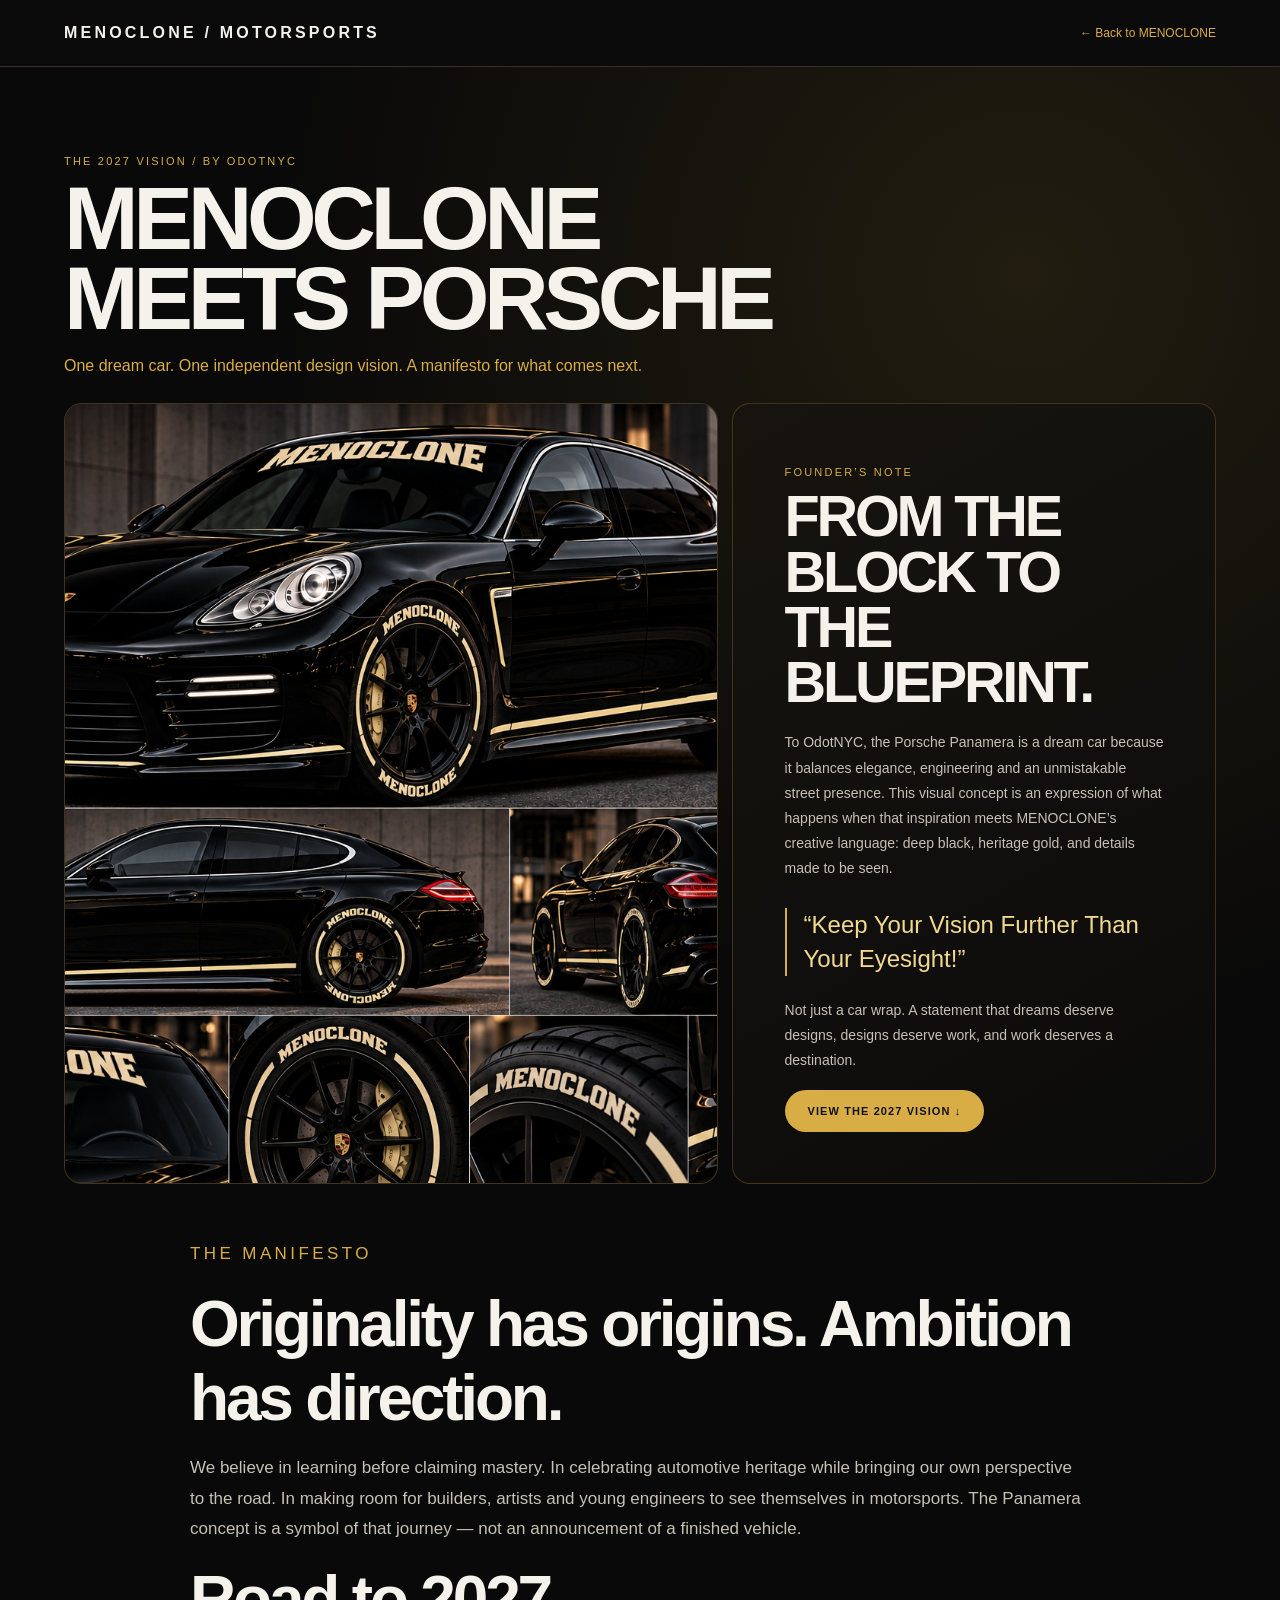
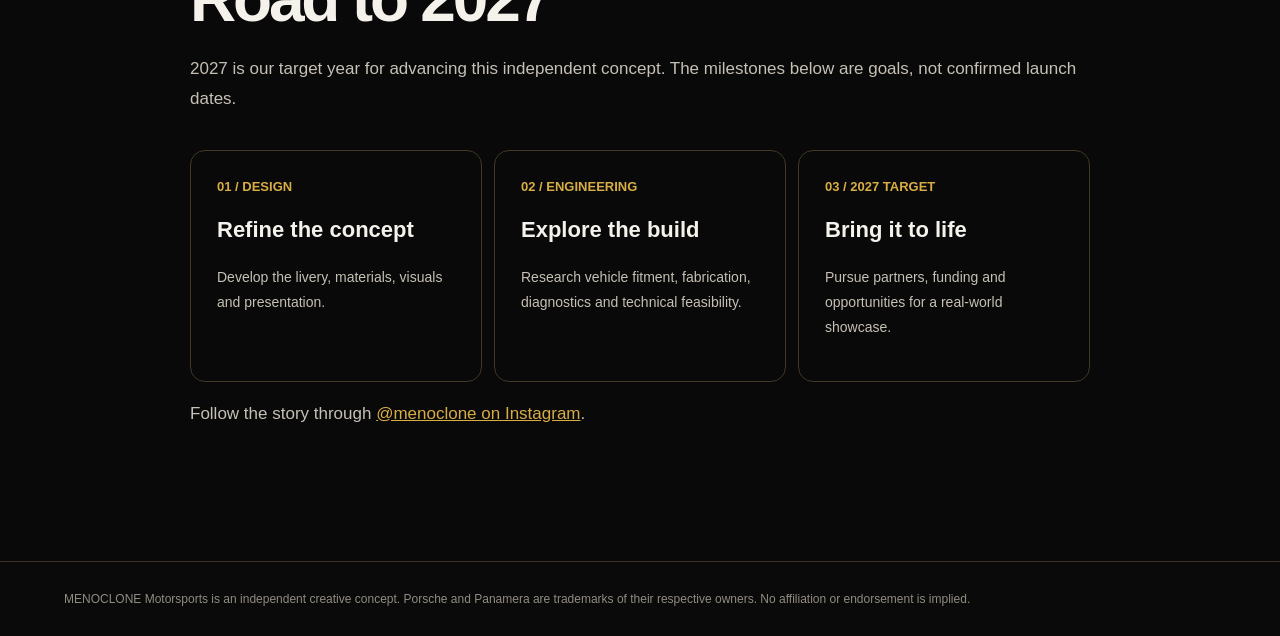
<file: menoclone-meets-porsche.html>
<!doctype html><html lang="en"><head><meta charset="utf-8"><meta name="viewport" content="width=device-width,initial-scale=1"><meta name="theme-color" content="#0a0a0a"><title>MENOCLONE Meets Porsche | 2027 Vision</title><meta name="description" content="OdotNYC's Porsche Panamera dream car, MENOCLONE Motorsports manifesto and 2027 project vision."><style>
/* MENOCLONE MEETS PORSCHE / 2027 */
.porsche-project{background:radial-gradient(circle at 80% 10%,rgba(216,173,69,.12),transparent 35%),#090909}
.porsche-project .section-heading p,.porsche-project .eyebrow{color:#d8ad45}
.porsche-project-grid{display:grid;grid-template-columns:1.15fr .85fr;gap:14px;align-items:stretch}
.porsche-project-photo{min-height:470px;overflow:hidden;border:1px solid rgba(216,173,69,.24);border-radius:18px;background:#101010}
.porsche-project-photo img{width:100%;height:100%;object-fit:cover;transition:transform .8s ease}
.porsche-project-photo:hover img{transform:scale(1.035)}
.porsche-project-copy{border:1px solid rgba(216,173,69,.24);border-radius:18px;padding:clamp(24px,4vw,58px);display:flex;flex-direction:column;justify-content:center;background:linear-gradient(150deg,#17140f,#0b0b0b)}
.porsche-project-copy h3{font-size:clamp(35px,4.5vw,70px);line-height:.96;letter-spacing:-.055em;text-transform:uppercase;margin:0 0 20px}
.porsche-project-copy p:not(.eyebrow){font-size:14px;line-height:1.8;color:#c6c0b5;margin:0 0 17px}
.porsche-project-copy blockquote{margin:10px 0 22px;padding-left:17px;border-left:2px solid #d8ad45;color:#f1d990;font-size:clamp(17px,2vw,24px);line-height:1.4}
.porsche-cta{display:inline-flex;align-self:flex-start;align-items:center;gap:12px;background:#d8ad45;color:#111;padding:15px 23px;border-radius:999px;text-transform:uppercase;font-size:11px;font-weight:800;letter-spacing:.1em;transition:transform .2s,background .2s}
.porsche-cta:hover{transform:translateY(-3px);background:#f1d990}
.porsche-project-note{margin-top:16px!important;font-size:11px!important;color:#948b7a!important}
@media(max-width:850px){.porsche-project-grid{grid-template-columns:1fr}.porsche-project-photo{min-height:0;aspect-ratio:1.45}.porsche-project-copy{padding:30px 22px}}
*{box-sizing:border-box}html{scroll-behavior:smooth}body{margin:0;background:#0a0a0a;color:#f5f2ec;font-family:Arial,sans-serif}a{color:inherit;text-decoration:none}.top{display:flex;align-items:center;justify-content:space-between;gap:20px;padding:24px clamp(20px,5vw,80px);border-bottom:1px solid #393128}.top strong{letter-spacing:.2em}.top a{font-size:12px;color:#d8ad45}.section{padding:clamp(40px,6vw,90px) clamp(20px,5vw,80px)}.eyebrow{font-size:11px;text-transform:uppercase;letter-spacing:.2em}.section-heading{margin-bottom:28px}.section-heading h1{font-size:clamp(42px,7vw,110px);line-height:.9;letter-spacing:-.06em;margin:10px 0 18px}.section-heading>p{color:#b6afa2}.manifesto{max-width:900px;margin:55px auto}.manifesto h2{font-size:clamp(32px,5vw,64px);letter-spacing:-.05em;margin:0 0 18px}.manifesto p{font-size:17px;line-height:1.8;color:#c6c0b5}.milestones{display:grid;grid-template-columns:repeat(3,1fr);gap:12px;margin-top:35px}.milestones article{padding:26px;border:1px solid #433726;border-radius:15px}.milestones strong{color:#d8ad45;font-size:13px}.milestones h3{font-size:22px}.milestones p{font-size:14px}.disclaimer{font-size:12px;color:#918c81;padding:30px clamp(20px,5vw,80px);border-top:1px solid #393128}@media(max-width:750px){.milestones{grid-template-columns:1fr}}@media(prefers-reduced-motion:reduce){*{scroll-behavior:auto!important;transition:none!important}}</style></head><body><header class="top"><strong>MENOCLONE / MOTORSPORTS</strong><a href="index.html#menoclone-meets-porsche">← Back to MENOCLONE</a></header><main><section class="section porsche-project"><div class="section-heading"><p class="eyebrow">The 2027 vision / by OdotNYC</p><h1>MENOCLONE<br>MEETS PORSCHE</h1><p>One dream car. One independent design vision. A manifesto for what comes next.</p></div><div class="porsche-project-grid"><div class="porsche-project-photo"><img src="menoclone-porsche-showcase.png" alt="Black Porsche Panamera MENOCLONE wrap concept with gold accents"></div><div class="porsche-project-copy"><p class="eyebrow">Founder’s note</p><h3>From the block to the blueprint.</h3><p>To OdotNYC, the Porsche Panamera is a dream car because it balances elegance, engineering and an unmistakable street presence. This visual concept is an expression of what happens when that inspiration meets MENOCLONE’s creative language: deep black, heritage gold, and details made to be seen.</p><blockquote>“Keep Your Vision Further Than Your Eyesight!”</blockquote><p>Not just a car wrap. A statement that dreams deserve designs, designs deserve work, and work deserves a destination.</p><a class="porsche-cta" href="#roadmap">View the 2027 Vision ↓</a></div></div><div class="manifesto" id="roadmap"><p class="eyebrow">The manifesto</p><h2>Originality has origins. Ambition has direction.</h2><p>We believe in learning before claiming mastery. In celebrating automotive heritage while bringing our own perspective to the road. In making room for builders, artists and young engineers to see themselves in motorsports. The Panamera concept is a symbol of that journey — not an announcement of a finished vehicle.</p><h2>Road to 2027</h2><p>2027 is our target year for advancing this independent concept. The milestones below are goals, not confirmed launch dates.</p><div class="milestones"><article><strong>01 / DESIGN</strong><h3>Refine the concept</h3><p>Develop the livery, materials, visuals and presentation.</p></article><article><strong>02 / ENGINEERING</strong><h3>Explore the build</h3><p>Research vehicle fitment, fabrication, diagnostics and technical feasibility.</p></article><article><strong>03 / 2027 TARGET</strong><h3>Bring it to life</h3><p>Pursue partners, funding and opportunities for a real-world showcase.</p></article></div><p>Follow the story through <a style="color:#d8ad45;text-decoration:underline" href="https://www.instagram.com/menoclone/" target="_blank" rel="noopener noreferrer">@menoclone on Instagram</a>.</p></div></section></main><footer class="disclaimer">MENOCLONE Motorsports is an independent creative concept. Porsche and Panamera are trademarks of their respective owners. No affiliation or endorsement is implied.</footer></body></html>
</file>
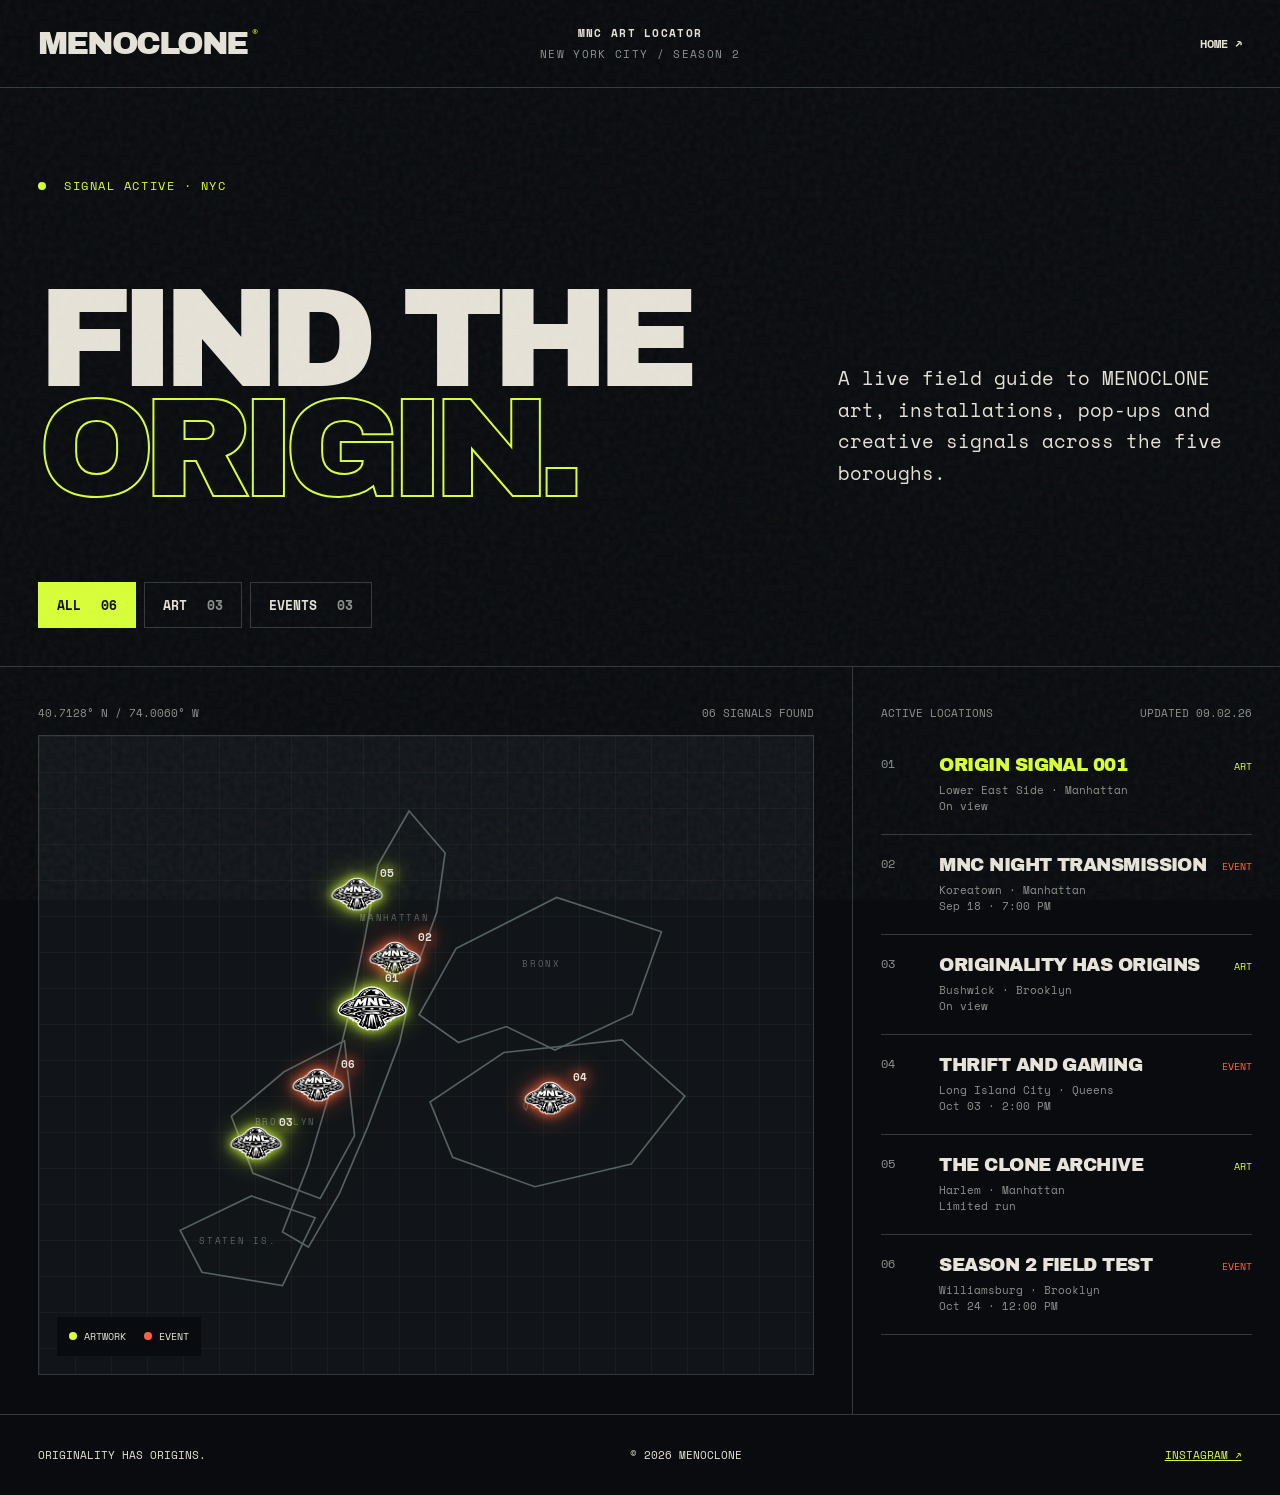
<file: mnclocate.html>
<!doctype html>
<html lang="en">
<head>
  <meta charset="UTF-8" />
  <meta name="viewport" content="width=device-width, initial-scale=1.0" />
  <meta name="theme-color" content="#090b0e" />
  <meta name="description" content="Track MENOCLONE artwork, installations and events across New York City." />
  <title>MENOCLONE — Art Locator NYC</title>
  <link rel="preconnect" href="https://fonts.googleapis.com">
  <link rel="preconnect" href="https://fonts.gstatic.com" crossorigin>
  <link href="https://fonts.googleapis.com/css2?family=Archivo+Black&family=Space+Mono:wght@400;700&display=swap" rel="stylesheet">
  <link rel="stylesheet" href="styles.css" />
  <link rel="stylesheet" href="markers.css" />
</head>
<body>
  <div class="grain"></div>
  <header>
    <a class="brand" href="#" aria-label="MENOCLONE home">MENOCLONE<span>®</span></a>
    <div class="header-copy"><b>MNC ART LOCATOR</b><span>NEW YORK CITY / SEASON 2</span></div>
    <a class="menu" href="https://www.menoclone.com" aria-label="Return to the MENOCLONE home page" style="text-decoration:none">HOME ↗</a>
  </header>

  <main>
    <section class="intro">
      <p class="eyebrow"><span class="pulse"></span> SIGNAL ACTIVE · NYC</p>
      <h1>FIND THE<br><i>ORIGIN.</i></h1>
      <p class="lede">A live field guide to MENOCLONE art, installations, pop-ups and creative signals across the five boroughs.</p>
      <div class="filters" role="group" aria-label="Filter locations">
        <button class="filter active" data-filter="all">ALL <span>06</span></button>
        <button class="filter" data-filter="art">ART <span>03</span></button>
        <button class="filter" data-filter="event">EVENTS <span>03</span></button>
      </div>
    </section>

    <section class="locator" aria-label="NYC art and event locator">
      <div class="map-shell">
        <div class="map-meta"><span>40.7128° N / 74.0060° W</span><span id="resultCount">06 SIGNALS FOUND</span></div>
        <div class="map" id="map">
          <svg class="boroughs" viewBox="0 0 700 700" aria-label="Stylized map of New York City" role="img">
            <g fill="none" stroke="currentColor" stroke-width="2">
              <path d="M330 74 L373 124 363 195 337 266 319 349 281 450 247 530 210 594 179 576 210 496 235 411 258 317 277 227 293 138Z" />
              <path d="M386 238 L506 177 631 218 596 316 504 359 446 331 389 350 342 317Z" />
              <path d="M443 362 L584 347 659 414 595 495 480 522 382 487 355 421Z" />
              <path d="M181 385 L253 348 265 461 224 536 144 506 118 438Z" />
              <path d="M142 533 L218 559 179 640 83 624 57 574Z" />
            </g>
            <g class="labels"><text x="272" y="205">MANHATTAN</text><text x="465" y="260">BRONX</text><text x="466" y="429">QUEENS</text><text x="146" y="448">BROOKLYN</text><text x="80" y="590">STATEN IS.</text></g>
          </svg>
          <div class="grid-lines"></div>
          <div id="markers"></div>
          <div class="map-key"><span><i class="dot art"></i>ARTWORK</span><span><i class="dot event"></i>EVENT</span></div>
        </div>
      </div>
      <aside class="list-panel">
        <div class="list-title"><span>ACTIVE LOCATIONS</span><span>UPDATED 09.02.26</span></div>
        <div id="locationList"></div>
      </aside>
    </section>
  </main>

  <footer><span>ORIGINALITY HAS ORIGINS.</span><span>© 2026 MENOCLONE</span><a href="https://www.instagram.com/menoclone" target="_blank" rel="noreferrer">INSTAGRAM ↗</a></footer>

  <dialog id="detailDialog"><button class="close" aria-label="Close">×</button><div id="detailContent"></div></dialog>
  <script src="app.js"></script>
</body>
</html>
</file>
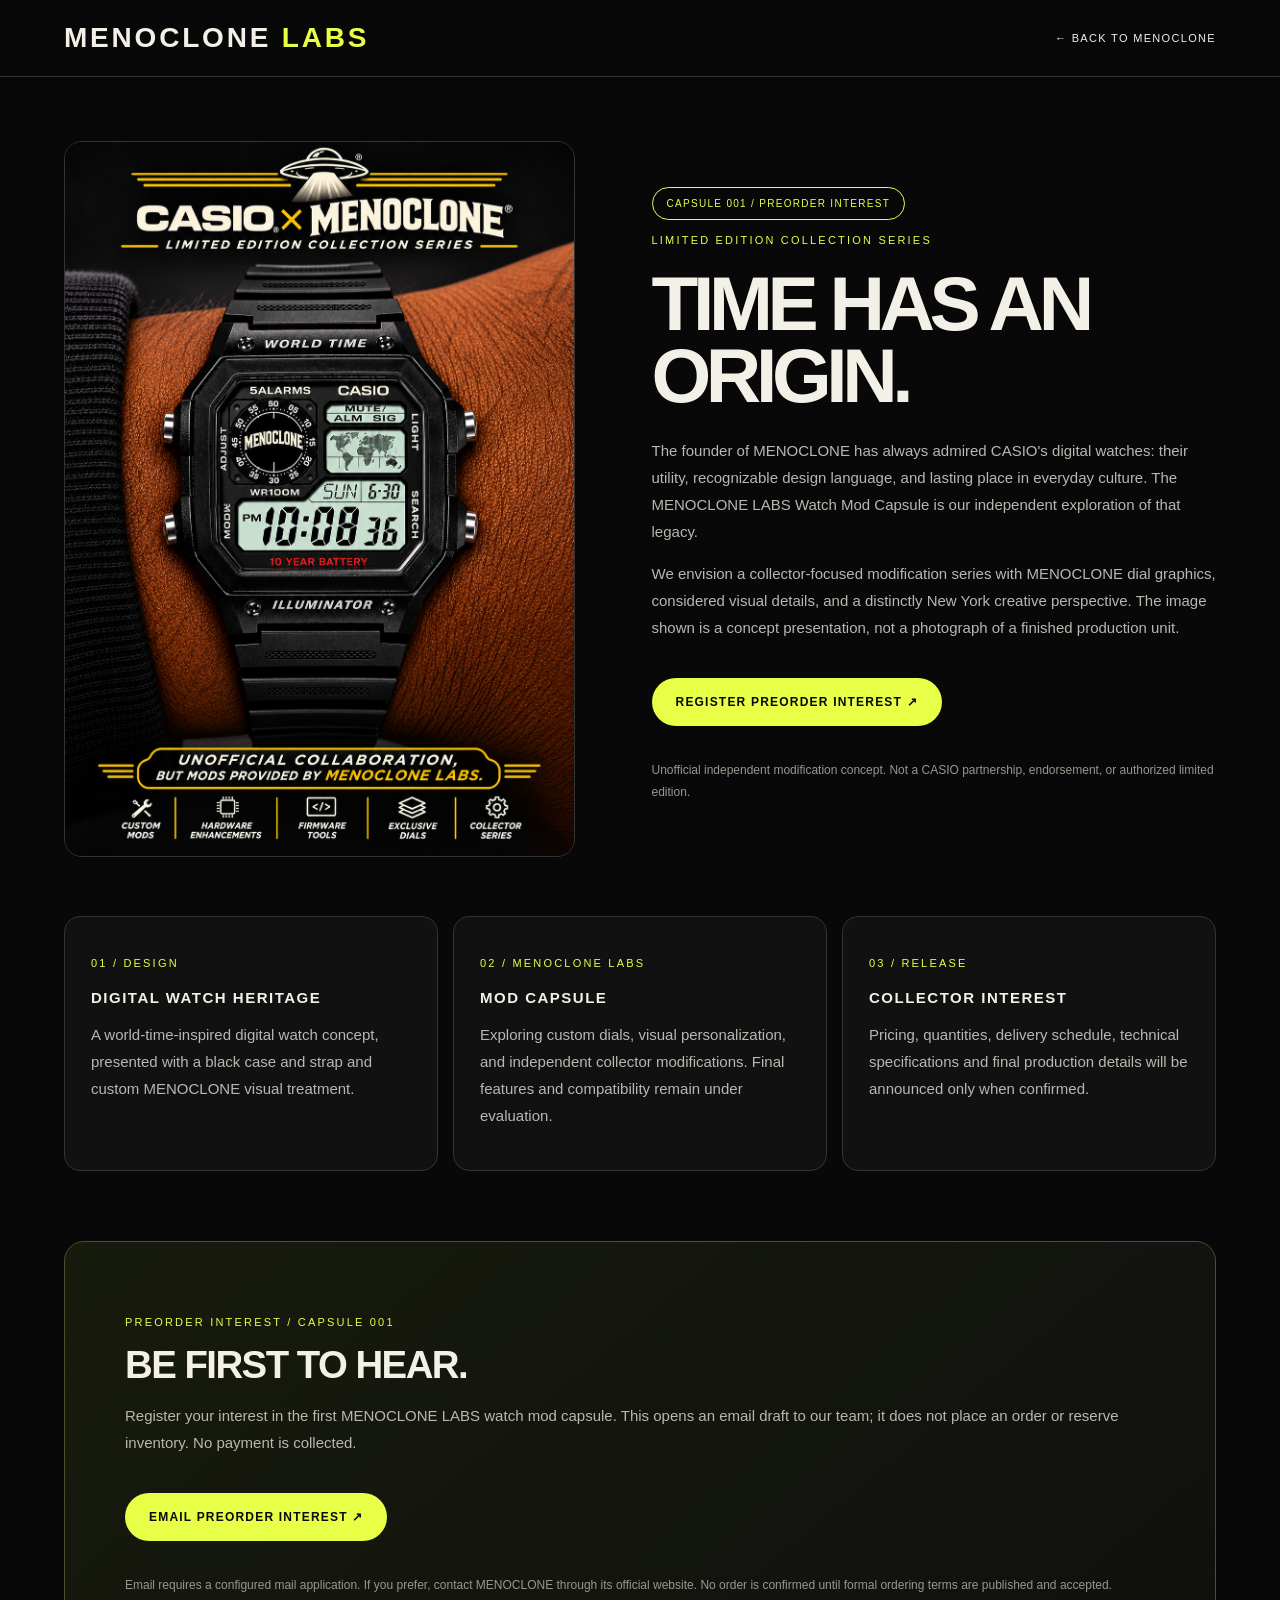
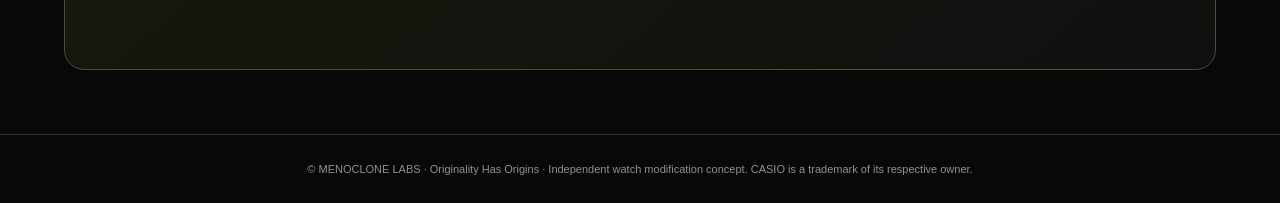
<file: watch-mod-capsule.html>
<!doctype html><html lang="en"><head><meta charset="utf-8"><meta name="viewport" content="width=device-width,initial-scale=1"><meta name="theme-color" content="#080808"><meta name="description" content="MENOCLONE LABS independent digital watch modification capsule. Explore the concept and register preorder interest."><title>Watch Mod Capsule 001 | MENOCLONE LABS</title><style>*{box-sizing:border-box}html{scroll-behavior:smooth}body{margin:0;background:#080808;color:#f3f0e8;font-family:Arial,Helvetica,sans-serif}a{color:inherit;text-decoration:none}header{display:flex;align-items:center;justify-content:space-between;padding:22px clamp(20px,5vw,70px);border-bottom:1px solid #333;gap:20px}.brand{font-weight:900;font-size:clamp(17px,2.3vw,28px);letter-spacing:.1em}.brand span{color:#e8ff47}header a:last-child{font-size:11px;text-transform:uppercase;letter-spacing:.12em}.wrap{max-width:1380px;margin:auto;padding:clamp(30px,5vw,80px) clamp(20px,5vw,70px)}.hero{display:grid;grid-template-columns:minmax(0,.95fr) minmax(0,1.05fr);align-items:center;gap:clamp(25px,6vw,90px)}.poster{width:100%;border-radius:18px;border:1px solid #333}.eyebrow{color:#e8ff47;font-size:11px;letter-spacing:.2em;text-transform:uppercase}h1{font-size:clamp(42px,6vw,100px);line-height:.94;letter-spacing:-.07em;text-transform:uppercase;margin:16px 0 26px}h2{font-size:clamp(28px,3vw,46px);letter-spacing:-.04em;text-transform:uppercase}p{font-size:15px;color:#b8b8b1;line-height:1.8}.pill{display:inline-block;padding:10px 14px;border:1px solid #e8ff47;border-radius:50px;color:#e8ff47;font-size:10px;text-transform:uppercase;letter-spacing:.13em}.btn{display:inline-block;padding:17px 24px;background:#e8ff47;color:#090909;border-radius:50px;font-size:12px;font-weight:800;letter-spacing:.1em;text-transform:uppercase;margin:22px 0}.fine{font-size:12px;color:#97978e}.details{display:grid;grid-template-columns:repeat(3,minmax(0,1fr));gap:15px;margin-top:55px}.card{border:1px solid #333;border-radius:16px;padding:26px;background:#111}.card h3{font-size:15px;text-transform:uppercase;letter-spacing:.1em}.register{margin-top:70px;padding:clamp(26px,5vw,60px);border-radius:20px;border:1px solid #4a5031;background:linear-gradient(140deg,#171b0c,#101010)}.register h2{margin:0 0 12px}footer{border-top:1px solid #333;padding:28px;text-align:center;color:#92928a;font-size:11px} @media(max-width:820px){.hero,.details{grid-template-columns:1fr}.poster{max-width:620px}header{align-items:flex-start}}@media(prefers-reduced-motion:reduce){html{scroll-behavior:auto}}</style></head><body><header><a class="brand" href="index.html">MENOCLONE <span>LABS</span></a><a href="index.html#menoclone-watch-capsule">← Back to MENOCLONE</a></header><main class="wrap"><div class="hero"><div><img class="poster" src="menoclone-watch-mod-poster.png" alt="MENOCLONE LABS unofficial CASIO digital watch modification concept featuring a black world time watch"></div><div><span class="pill">Capsule 001 / Preorder Interest</span><p class="eyebrow">Limited Edition Collection Series</p><h1>TIME HAS AN ORIGIN.</h1><p>The founder of MENOCLONE has always admired CASIO's digital watches: their utility, recognizable design language, and lasting place in everyday culture. The MENOCLONE LABS Watch Mod Capsule is our independent exploration of that legacy.</p><p>We envision a collector-focused modification series with MENOCLONE dial graphics, considered visual details, and a distinctly New York creative perspective. The image shown is a concept presentation, not a photograph of a finished production unit.</p><a class="btn" href="#preorder">Register Preorder Interest ↗</a><p class="fine">Unofficial independent modification concept. Not a CASIO partnership, endorsement, or authorized limited edition.</p></div></div><div class="details"><article class="card"><p class="eyebrow">01 / Design</p><h3>Digital Watch Heritage</h3><p>A world-time-inspired digital watch concept, presented with a black case and strap and custom MENOCLONE visual treatment.</p></article><article class="card"><p class="eyebrow">02 / MENOCLONE LABS</p><h3>Mod Capsule</h3><p>Exploring custom dials, visual personalization, and independent collector modifications. Final features and compatibility remain under evaluation.</p></article><article class="card"><p class="eyebrow">03 / Release</p><h3>Collector Interest</h3><p>Pricing, quantities, delivery schedule, technical specifications and final production details will be announced only when confirmed.</p></article></div><section class="register" id="preorder"><p class="eyebrow">Preorder Interest / Capsule 001</p><h2>Be first to hear.</h2><p>Register your interest in the first MENOCLONE LABS watch mod capsule. This opens an email draft to our team; it does not place an order or reserve inventory. No payment is collected.</p><a class="btn" href="mailto:info@menoclone.com?subject=MENOCLONE%20Watch%20Mod%20Capsule%20001%20-%20Preorder%20Interest&amp;body=Hello%20MENOCLONE%20LABS%2C%0A%0AI%20would%20like%20to%20register%20my%20interest%20in%20the%20Watch%20Mod%20Capsule%20001.%0A%0AName%3A%20%0ACountry%3A%20%0A%0AThank%20you.">Email Preorder Interest ↗</a><p class="fine">Email requires a configured mail application. If you prefer, contact MENOCLONE through its official website. No order is confirmed until formal ordering terms are published and accepted.</p></section></main><footer>© MENOCLONE LABS · Originality Has Origins · Independent watch modification concept. CASIO is a trademark of its respective owner.</footer></body></html>
</file>
<file: styles.css>
:root{--ink:#090b0e;--paper:#e7e3d8;--acid:#d8ff37;--orange:#ff6337;--muted:#8d918c;--line:#34383a}*{box-sizing:border-box}html{scroll-behavior:smooth}body{margin:0;background:var(--ink);color:var(--paper);font-family:'Space Mono',monospace;min-height:100vh}.grain{position:fixed;inset:0;pointer-events:none;opacity:.055;z-index:20;background-image:url("data:image/svg+xml,%3Csvg viewBox='0 0 180 180' xmlns='http://www.w3.org/2000/svg'%3E%3Cfilter id='n'%3E%3CfeTurbulence type='fractalNoise' baseFrequency='.8' numOctaves='3' stitchTiles='stitch'/%3E%3C/filter%3E%3Crect width='100%25' height='100%25' filter='url(%23n)'/%3E%3C/svg%3E")}header{height:88px;border-bottom:1px solid var(--line);display:grid;grid-template-columns:1fr auto 1fr;align-items:center;padding:0 3vw;position:sticky;top:0;background:rgba(9,11,14,.94);backdrop-filter:blur(12px);z-index:10}.brand{font-family:'Archivo Black';font-size:clamp(1.2rem,2.5vw,2rem);letter-spacing:-.07em;color:inherit;text-decoration:none}.brand span{color:var(--acid);font:10px 'Space Mono';vertical-align:top;margin-left:5px}.header-copy{text-align:center;font-size:11px;letter-spacing:.12em}.header-copy span{display:block;color:var(--muted);margin-top:5px}.menu{justify-self:end;background:none;border:0;color:var(--paper);font:700 12px 'Space Mono';cursor:pointer}.intro{padding:6vw 3vw 3vw;border-bottom:1px solid var(--line);display:grid;grid-template-columns:1.3fr .7fr;gap:4vw;align-items:end}.eyebrow{font-size:12px;letter-spacing:.13em;color:var(--acid);grid-column:1/-1}.pulse{display:inline-block;width:8px;height:8px;border-radius:50%;background:var(--acid);margin-right:9px;box-shadow:0 0 0 0 rgba(216,255,55,.7);animation:pulse 2s infinite}@keyframes pulse{70%{box-shadow:0 0 0 9px transparent}}h1{font:clamp(4rem,11vw,10rem)/.78 'Archivo Black';letter-spacing:-.085em;margin:.2em 0 0}h1 i{color:transparent;-webkit-text-stroke:2px var(--acid);font-style:normal}.lede{font-size:clamp(1rem,1.5vw,1.25rem);line-height:1.65;max-width:580px;margin:0 0 16px}.filters{grid-column:1/-1;display:flex;gap:8px;margin-top:2vw}.filter{background:transparent;border:1px solid var(--line);color:var(--paper);font:700 13px 'Space Mono';padding:12px 18px;cursor:pointer}.filter span{color:var(--muted);margin-left:12px}.filter.active,.filter:hover{background:var(--acid);border-color:var(--acid);color:var(--ink)}.filter.active span{color:var(--ink)}.locator{display:grid;grid-template-columns:minmax(0,1.6fr) minmax(320px,.8fr);min-height:720px}.map-shell{padding:3vw;border-right:1px solid var(--line)}.map-meta,.list-title{display:flex;justify-content:space-between;font-size:11px;color:var(--muted);margin-bottom:14px}.map{position:relative;min-height:640px;background:#111519;overflow:hidden;border:1px solid var(--line)}.boroughs{position:absolute;width:92%;height:92%;left:4%;top:2%;color:#556063;filter:drop-shadow(0 0 18px rgba(216,255,55,.06))}.labels{fill:#596062;font-size:11px;letter-spacing:2px}.grid-lines{position:absolute;inset:0;background-image:linear-gradient(rgba(255,255,255,.035) 1px,transparent 1px),linear-gradient(90deg,rgba(255,255,255,.035) 1px,transparent 1px);background-size:36px 36px}.marker{position:absolute;width:23px;height:23px;border-radius:50%;border:3px solid var(--ink);transform:translate(-50%,-50%);cursor:pointer;box-shadow:0 0 0 1px currentColor,0 0 18px currentColor}.marker.art{background:var(--acid);color:var(--acid)}.marker.event{background:var(--orange);color:var(--orange)}.marker.active{width:34px;height:34px}.marker::after{content:attr(data-num);position:absolute;left:28px;top:-10px;color:var(--paper);font:700 11px 'Space Mono'}.map-key{position:absolute;bottom:18px;left:18px;background:var(--ink);padding:12px;display:flex;gap:18px;font-size:10px}.dot{display:inline-block;width:8px;height:8px;border-radius:50%;margin-right:7px}.dot.art{background:var(--acid)}.dot.event{background:var(--orange)}.list-panel{padding:3vw 2.2vw}.location{width:100%;display:grid;grid-template-columns:44px 1fr auto;gap:14px;text-align:left;padding:20px 0;border:0;border-bottom:1px solid var(--line);background:none;color:var(--paper);cursor:pointer;font-family:inherit}.location:hover,.location.active{color:var(--acid)}.num{font-size:12px;color:var(--muted)}.location h3{font:1.15rem 'Archivo Black';margin:0 0 7px;letter-spacing:-.03em}.location p{margin:0;color:var(--muted);font-size:11px}.type{font-size:10px;padding-top:4px}.type.art{color:var(--acid)}.type.event{color:var(--orange)}footer{border-top:1px solid var(--line);padding:32px 3vw;display:flex;justify-content:space-between;font-size:11px}footer a{color:var(--acid)}dialog{width:min(620px,92vw);background:var(--paper);color:var(--ink);border:0;padding:44px;box-shadow:0 30px 120px #000}dialog::backdrop{background:rgba(0,0,0,.78);backdrop-filter:blur(6px)}dialog h2{font:clamp(2.3rem,6vw,4.8rem)/.88 'Archivo Black';letter-spacing:-.07em;margin:22px 0}dialog p{line-height:1.7}.close{position:absolute;right:18px;top:12px;background:none;border:0;font-size:32px;cursor:pointer}.detail-tag{font-size:11px;color:#555}.detail-meta{display:grid;grid-template-columns:1fr 1fr;border-top:1px solid #aaa;border-bottom:1px solid #aaa;margin:28px 0}.detail-meta div{padding:18px 0}.detail-meta div+div{border-left:1px solid #aaa;padding-left:20px}.detail-meta span{display:block;font-size:10px;color:#666;margin-bottom:5px}.directions{display:inline-block;background:var(--ink);color:var(--paper);padding:14px 18px;text-decoration:none;font-weight:700}.note{font-size:12px;color:#555;border-left:3px solid var(--orange);padding-left:15px}@media(max-width:850px){header{grid-template-columns:1fr auto}.header-copy{display:none}.intro{grid-template-columns:1fr;padding-top:52px}.locator{grid-template-columns:1fr}.map-shell{border-right:0;border-bottom:1px solid var(--line);padding:20px}.map{min-height:520px}.list-panel{padding:28px 20px}footer{gap:20px;flex-wrap:wrap}}@media(max-width:520px){header{height:70px}.intro{padding:36px 20px 26px}h1{font-size:19vw}.filters{overflow:auto}.filter{white-space:nowrap}.map{min-height:430px}.map-key{font-size:9px}.location{grid-template-columns:34px 1fr}.type{grid-column:2}.map-shell{padding:12px}.map-meta{font-size:9px}dialog{padding:34px 24px}footer{padding:26px 20px}}
</file>
<file: markers.css>
.marker,
.marker.art,
.marker.event {
  width: 58px;
  height: 58px;
  padding: 0;
  border: 0;
  border-radius: 0;
  background-color: transparent;
  background-image: url("mnc-ufo-marker.png");
  background-repeat: no-repeat;
  background-position: center;
  background-size: contain;
  box-shadow: none;
  transition: width 180ms ease, height 180ms ease, filter 180ms ease;
}

.marker.art {
  filter: drop-shadow(0 0 6px var(--acid)) drop-shadow(0 0 12px rgba(216, 255, 55, 0.45));
}

.marker.event {
  filter: drop-shadow(0 0 6px var(--orange)) drop-shadow(0 0 12px rgba(255, 99, 55, 0.45));
}

.marker.active {
  width: 78px;
  height: 78px;
  z-index: 3;
}

.marker:hover,
.marker:focus-visible {
  width: 70px;
  height: 70px;
  outline: 2px solid var(--paper);
  outline-offset: 3px;
}

.marker::after {
  left: 52px;
  top: -2px;
  text-shadow: 0 1px 4px var(--ink);
}

@media (max-width: 520px) {
  .marker,
  .marker.art,
  .marker.event {
    width: 46px;
    height: 46px;
  }

  .marker.active {
    width: 62px;
    height: 62px;
  }

  .marker::after {
    left: 42px;
  }
}
</file>
